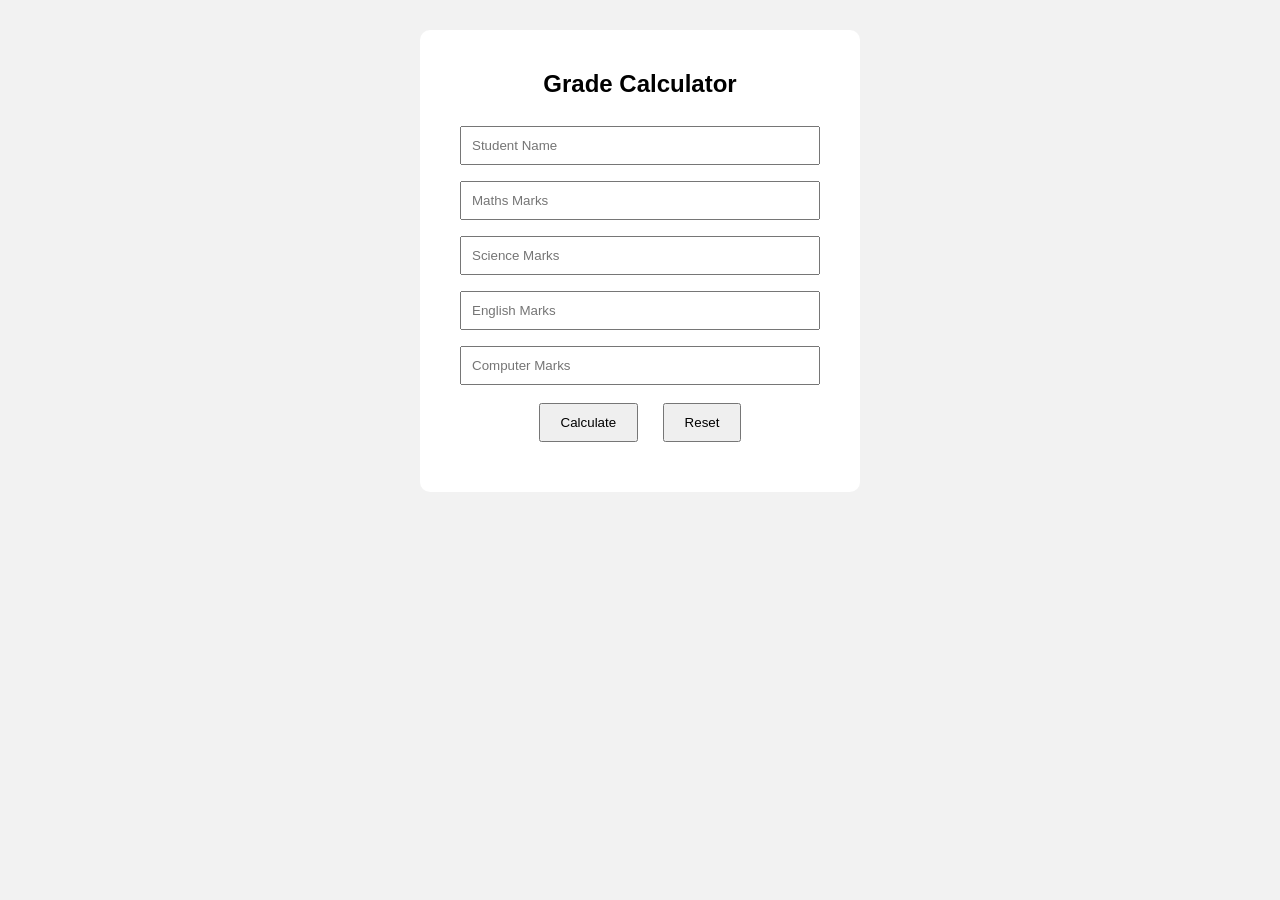
<file: JavaScript Grade Calculator.html>
<html>
<head>
    <title>Grade Calculator</title>

    <style>
        body {
            font-family: Arial;
            background-color: #f2f2f2;
            text-align: center;
        }

        .container {
            width: 400px;
            margin: 30px auto;
            padding: 20px;
            background: white;
            border-radius: 10px;
        }

        input {
            width: 90%;
            padding: 10px;
            margin: 8px;
        }

        button {
            padding: 10px 20px;
            margin: 10px;
            cursor: pointer;
        }

        #result {
            margin-top: 20px;
            text-align: left;
        }
    </style>
</head>

<body>

<div class="container">

    <h2>Grade Calculator</h2>

    <input type="text" id="name" placeholder="Student Name">

    <input type="number" id="math" placeholder="Maths Marks">
    <input type="number" id="science" placeholder="Science Marks">
    <input type="number" id="english" placeholder="English Marks">
    <input type="number" id="computer" placeholder="Computer Marks">

    <button onclick="calculate()">Calculate</button>
    <button onclick="resetForm()">Reset</button>

    <div id="result"></div>

</div>

<script>

function calculate() {

    let name = document.getElementById("name").value;

    let math = Number(document.getElementById("math").value);
    let science = Number(document.getElementById("science").value);
    let english = Number(document.getElementById("english").value);
    let computer = Number(document.getElementById("computer").value);

    if (name == "" || math < 0 || science < 0 || english < 0 || computer < 0 ||
        math > 100 || science > 100 || english > 100 || computer > 100) {

        alert("Please enter valid details and marks between 0 and 100.");
        return;
    }

    let total = math + science + english + computer;

    let average = total / 4;

    let percentage = total / 4;

    let grade;

    if (percentage >= 90) {
        grade = "A+";
    }
    else if (percentage >= 80) {
        grade = "A";
    }
    else if (percentage >= 70) {
        grade = "B";
    }
    else if (percentage >= 60) {
        grade = "C";
    }
    else if (percentage >= 50) {
        grade = "D";
    }
    else {
        grade = "F";
    }

    let result;

    if (percentage >= 40) {
        result = "PASS";
    }
    else {
        result = "FAIL";
    }

    document.getElementById("result").innerHTML =
        "<h3>Result</h3>" +
        "Student Name: " + name + "<br>" +
        "Total Marks: " + total + " / 400<br>" +
        "Average: " + average.toFixed(2) + "<br>" +
        "Percentage: " + percentage.toFixed(2) + "%<br>" +
        "Grade: " + grade + "<br>" +
        "Result: " + result;
}

function resetForm() {
    document.getElementById("name").value = "";
    document.getElementById("math").value = "";
    document.getElementById("science").value = "";
    document.getElementById("english").value = "";
    document.getElementById("computer").value = "";
    document.getElementById("result").innerHTML = "";
}

</script>

</body>
</html>
</file>
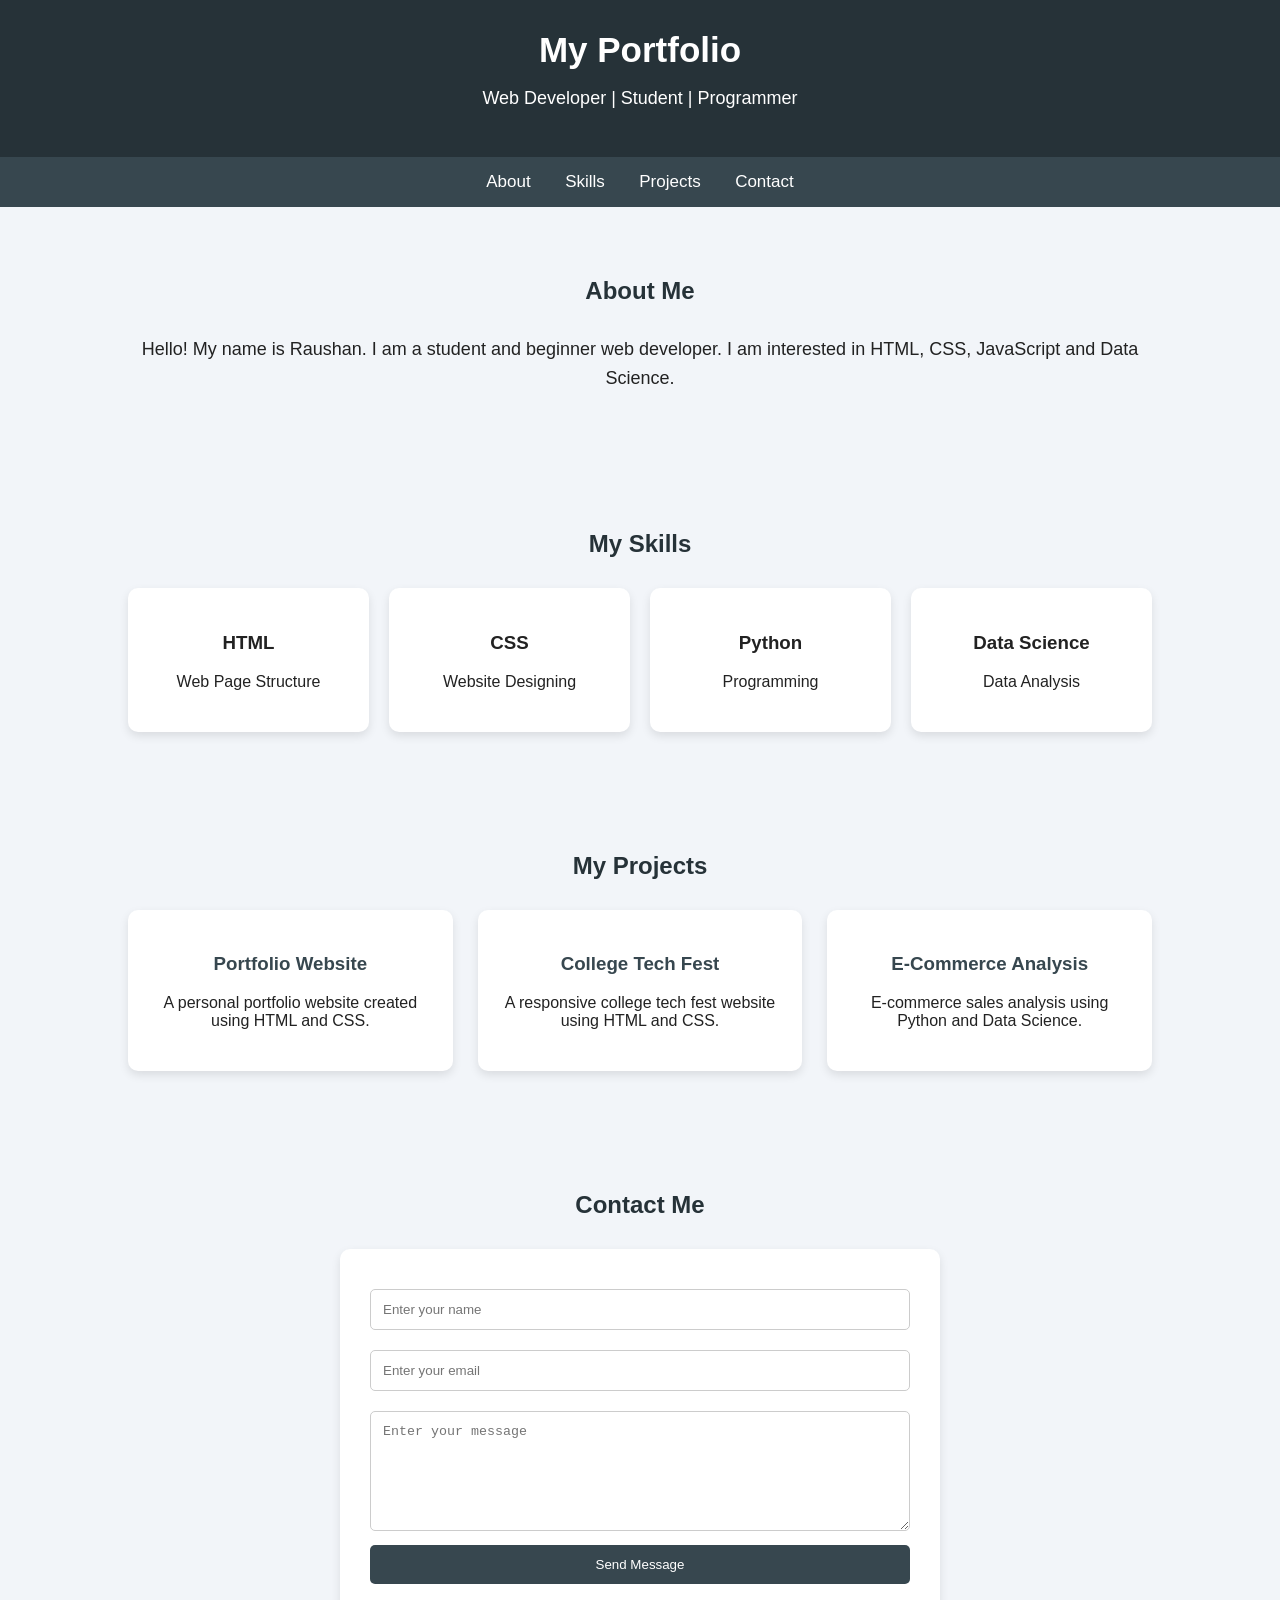
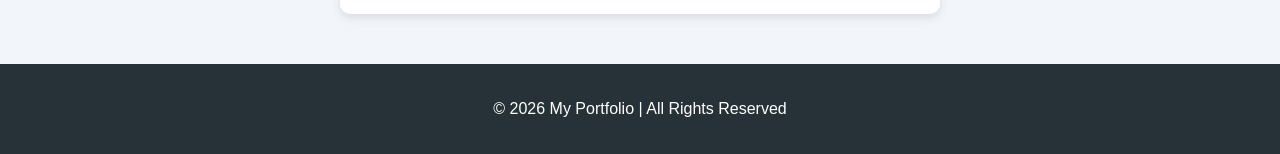
<file: Portfolio Website using CSS Grid & Animation.html>
<!DOCTYPE html>
<html lang="en">
<head>
    <meta charset="UTF-8">
    <meta name="viewport" content="width=device-width, initial-scale=1.0">

    <title>My Portfolio</title>

    <style>

        /* Basic CSS */
        * {
            box-sizing: border-box;
            scroll-behavior: smooth;
        }

        body {
            margin: 0;
            font-family: Arial, sans-serif;
            background-color: #f2f5f9;
            color: #222;
        }

        /* Header */
        header {
            background-color: #263238;
            color: white;
            text-align: center;
            padding: 30px;
            animation: slideDown 1s;
        }

        header h1 {
            margin: 0;
            font-size: 35px;
        }

        header p {
            font-size: 18px;
        }

        /* Navigation */
        nav {
            background-color: #37474f;
            text-align: center;
            padding: 15px;
        }

        nav a {
            color: white;
            text-decoration: none;
            margin: 0 15px;
            font-size: 17px;
            transition: 0.3s;
        }

        nav a:hover {
            color: #80cbc4;
        }

        /* Common Section */
        section {
            padding: 50px 10%;
            animation: fadeIn 1.5s;
        }

        section h2 {
            text-align: center;
            color: #263238;
            margin-bottom: 30px;
        }

        /* About */
        .about {
            text-align: center;
        }

        .about p {
            font-size: 18px;
            line-height: 1.6;
        }

        /* Skills - CSS Grid */
        .skills {
            display: grid;
            grid-template-columns: repeat(4, 1fr);
            gap: 20px;
        }

        .skill {
            background-color: white;
            padding: 25px;
            text-align: center;
            border-radius: 10px;
            box-shadow: 0 4px 10px rgba(0,0,0,0.1);

            transition: transform 0.3s, background-color 0.3s;
        }

        .skill:hover {
            transform: translateY(-10px);
            background-color: #e0f2f1;
        }

        /* Projects - CSS Grid */
        .projects {
            display: grid;
            grid-template-columns: repeat(3, 1fr);
            gap: 25px;
        }

        .project-card {
            background-color: white;
            padding: 25px;
            border-radius: 10px;
            text-align: center;

            box-shadow: 0 4px 10px rgba(0,0,0,0.1);

            transition: transform 0.3s, box-shadow 0.3s;
        }

        .project-card:hover {
            transform: scale(1.05);
            box-shadow: 0 8px 20px rgba(0,0,0,0.2);
        }

        .project-card h3 {
            color: #37474f;
        }

        /* Contact Form */
        .contact-form {
            max-width: 600px;
            margin: auto;
            background-color: white;
            padding: 30px;
            border-radius: 10px;
            box-shadow: 0 4px 10px rgba(0,0,0,0.1);
        }

        .contact-form input,
        .contact-form textarea {
            width: 100%;
            padding: 12px;
            margin: 10px 0;
            border: 1px solid #ccc;
            border-radius: 5px;
        }

        .contact-form textarea {
            height: 120px;
        }

        .contact-form button {
            width: 100%;
            padding: 12px;
            background-color: #37474f;
            color: white;
            border: none;
            border-radius: 5px;
            cursor: pointer;

            transition: background-color 0.3s;
        }

        .contact-form button:hover {
            background-color: #00897b;
        }

        /* Footer */
        footer {
            background-color: #263238;
            color: white;
            text-align: center;
            padding: 20px;
        }

        /* Entry Animations */
        @keyframes fadeIn {
            from {
                opacity: 0;
                transform: translateY(20px);
            }

            to {
                opacity: 1;
                transform: translateY(0);
            }
        }

        @keyframes slideDown {
            from {
                opacity: 0;
                transform: translateY(-50px);
            }

            to {
                opacity: 1;
                transform: translateY(0);
            }
        }

        /* Responsive Design */
        @media (max-width: 800px) {

            .skills {
                grid-template-columns: repeat(2, 1fr);
            }

            .projects {
                grid-template-columns: repeat(2, 1fr);
            }
        }

        @media (max-width: 500px) {

            nav a {
                display: block;
                margin: 10px;
            }

            .skills {
                grid-template-columns: 1fr;
            }

            .projects {
                grid-template-columns: 1fr;
            }

            header h1 {
                font-size: 28px;
            }
        }

    </style>
</head>

<body>

    <!-- Header -->
    <header>
        <h1>My Portfolio</h1>
        <p>Web Developer | Student | Programmer</p>
    </header>

    <!-- Navigation -->
    <nav>
        <a href="#about">About</a>
        <a href="#skills">Skills</a>
        <a href="#projects">Projects</a>
        <a href="#contact">Contact</a>
    </nav>

    <!-- About Section -->
    <section id="about">
        <h2>About Me</h2>

        <div class="about">
            <p>
                Hello! My name is Raushan.
                I am a student and beginner web developer.
                I am interested in HTML, CSS, JavaScript and
                Data Science.
            </p>
        </div>
    </section>

    <!-- Skills Section -->
    <section id="skills">

        <h2>My Skills</h2>

        <div class="skills">

            <div class="skill">
                <h3>HTML</h3>
                <p>Web Page Structure</p>
            </div>

            <div class="skill">
                <h3>CSS</h3>
                <p>Website Designing</p>
            </div>

            <div class="skill">
                <h3>Python</h3>
                <p>Programming</p>
            </div>

            <div class="skill">
                <h3>Data Science</h3>
                <p>Data Analysis</p>
            </div>

        </div>

    </section>

    <!-- Projects Section -->
    <section id="projects">

        <h2>My Projects</h2>

        <div class="projects">

            <div class="project-card">
                <h3>Portfolio Website</h3>
                <p>
                    A personal portfolio website
                    created using HTML and CSS.
                </p>
            </div>

            <div class="project-card">
                <h3>College Tech Fest</h3>
                <p>
                    A responsive college tech fest
                    website using HTML and CSS.
                </p>
            </div>

            <div class="project-card">
                <h3>E-Commerce Analysis</h3>
                <p>
                    E-commerce sales analysis
                    using Python and Data Science.
                </p>
            </div>

        </div>

    </section>

    <!-- Contact Section -->
    <section id="contact">

        <h2>Contact Me</h2>

        <div class="contact-form">

            <form>

                <input
                    type="text"
                    placeholder="Enter your name"
                    required
                >

                <input
                    type="email"
                    placeholder="Enter your email"
                    required
                >

                <textarea
                    placeholder="Enter your message"
                    required
                ></textarea>

                <button type="submit">
                    Send Message
                </button>

            </form>

        </div>

    </section>

    <!-- Footer -->
    <footer>
        <p>© 2026 My Portfolio | All Rights Reserved</p>
    </footer>

</body>
</html>
</file>
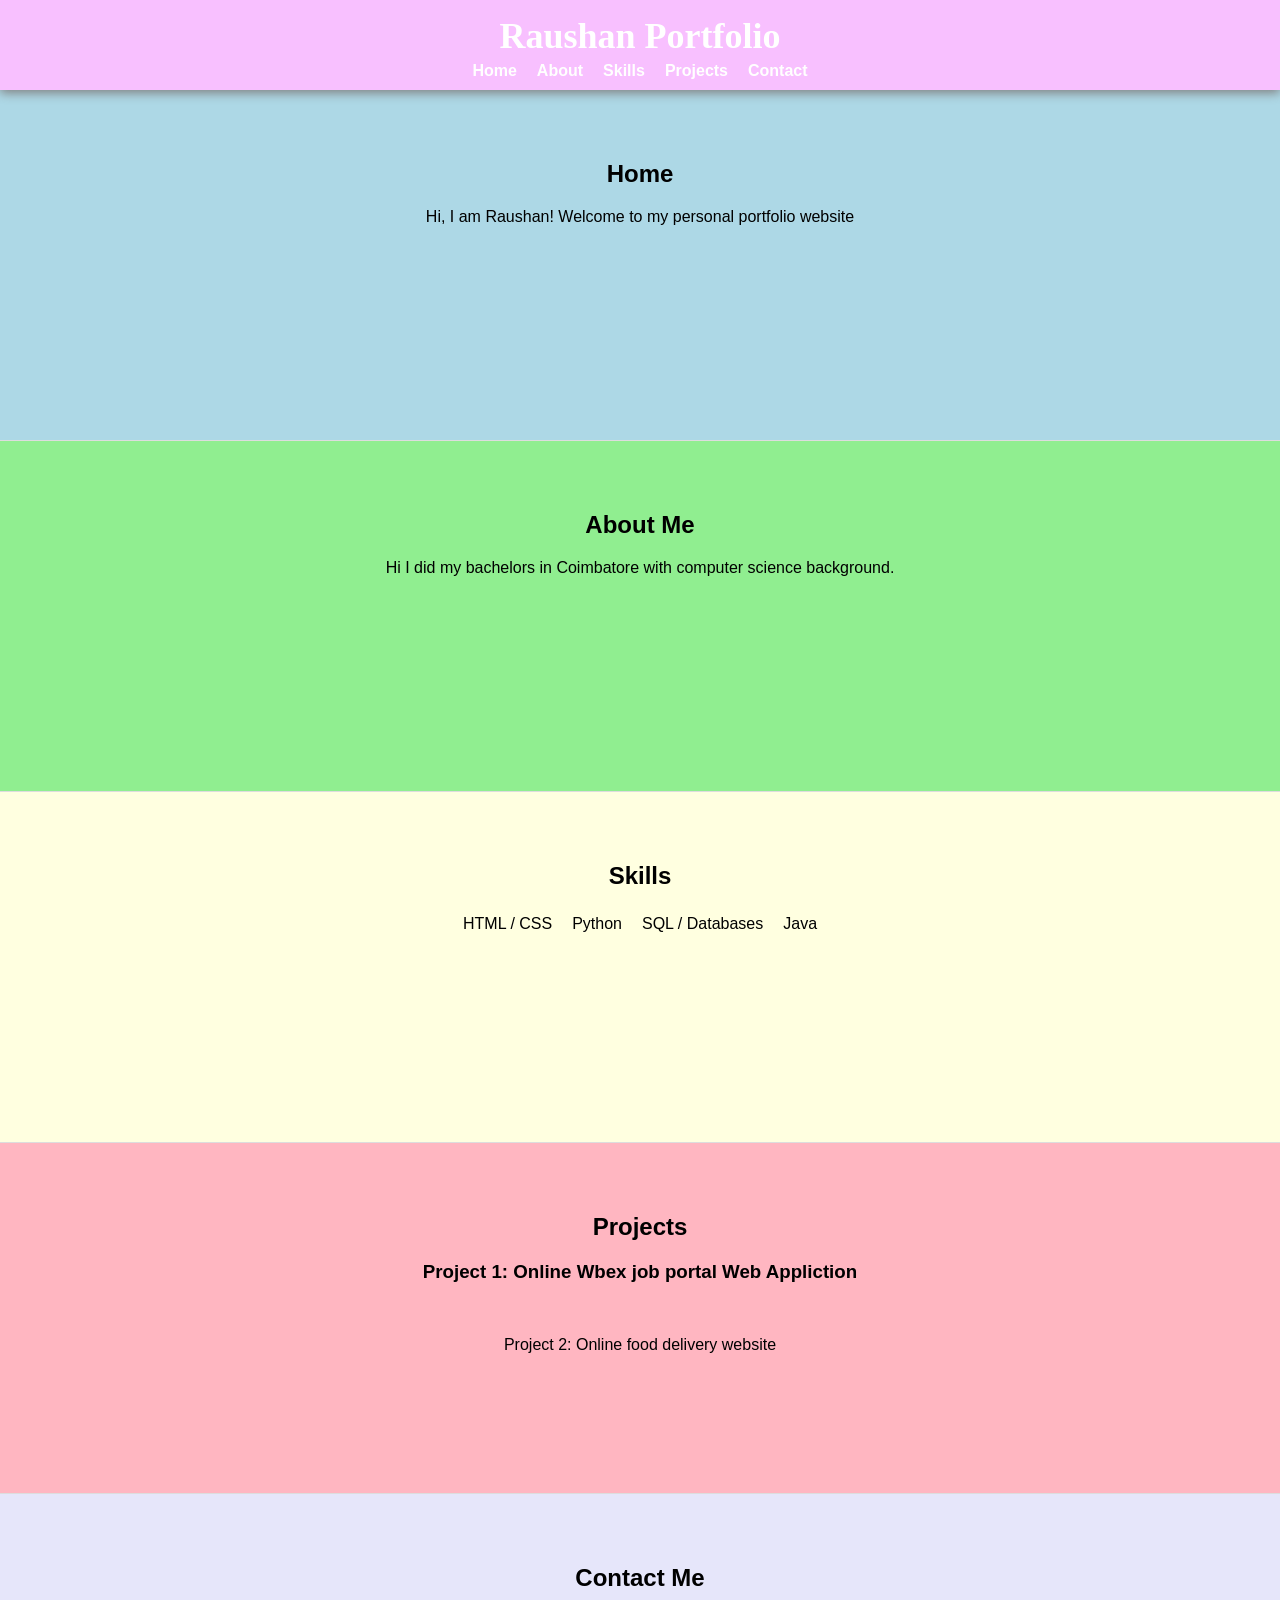
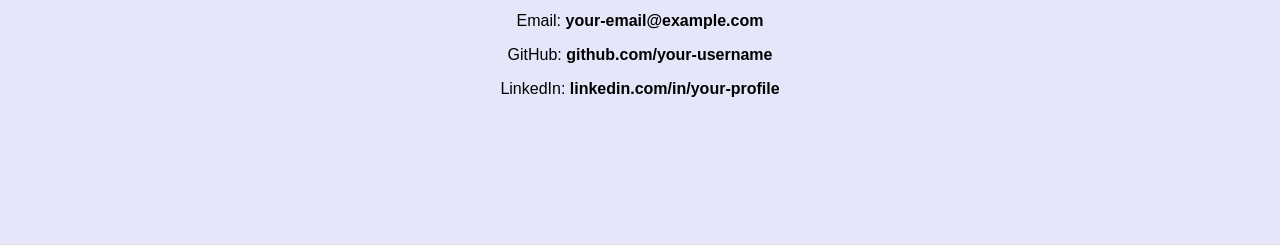
<file: portfolio.html>
<html>
    <head>
        <title>Raushan Portfolio</title>
        <style>
            .nav-bar {
    background-color: #222;
    position: sticky;
    top: 0;
    padding: 10px;
    box-shadow: 0 3px 10px gray;
}

.nav-bar h1 {
    color: white;
}

.nav-bar a {
    color: white;
}

.nav-bar a:hover {
    color: cyan;
}
            .section {
    padding: 50px 20px;
    min-height: 250px;
    border-bottom: 1px solid #ddd;
    text-align: center;
}


/* Section ke background colors */
#home {
    background-color: lightblue;
}

#about {
    background-color: lightgreen;
}

#skills {
    background-color: lightyellow;
}

#projects {
    background-color: lightpink;
}

#contact {
    background-color: lavender;
}
            html {
                scroll-behavior: smooth;
            }
            body {
                margin: 0;
                padding: 0;
                font-family: Arial, sans-serif;
            }
            /* Fixed navbar so it stays on top while scrolling */
            .nav-bar {
                background-color: rgb(248, 192, 255);
                position: sticky;
                top: 0;
                padding-bottom: 5px;
            }
            h1 {
                color: cyan;
                font-size: 36px;
                margin: 0;
                padding: 0;
                text-align: center;
                padding-top: 5px;
                font-family: 'Times New Roman', Times, serif;
            }
            ul {
                text-align: center;
                display: flex;
                justify-content: center;
                gap: 20px;
                padding: 5px;
                list-style-type: none;
                margin: 0;
            }
            a {
                text-decoration: none;
                color: black;
                font-weight: bold;
            }
            a:hover {
                color: blue;
            }
            .section {
                padding: 50px 20px;
                min-height: 250px;
                border-bottom: 1px solid #ddd;
            }
        </style>  
    </head>
    <body>

        <!-- Navigation Bar -->
         
        <div class="nav-bar">
            <h1> Raushan Portfolio</h1>
            <ul>
                <li><a href="#home">Home</a></li>
                <li><a href="#about">About</a></li>
                <li><a href="#skills">Skills</a></li>
                <li><a href="#projects">Projects</a></li>
                <li><a href="#contact">Contact</a></li>
            </ul>
        </div>

        <!-- HOME SECTION -->
         
        <div id="home" class="section">
            <h2>Home</h2>
            <p>Hi, I am Raushan! Welcome to my personal portfolio website</p>
        </div>

        <!-- ABOUT SECTION -->
        <div id="about" class="section">
            <h2>About Me</h2>
            <p>Hi I did my bachelors in Coimbatore with computer science background.</p>
        </div>

        <!-- SKILLS SECTION -->

        <div id="skills" class="section">
            <h2>Skills</h2>
            <ul>
                <li>HTML / CSS</li>
                <li>Python</li>
                <li>SQL / Databases</li>
                <li>Java <script></script></li>
            </ul>
        </div>

        <!-- PROJECTS SECTION -->
        <div id="projects" class="section">
            <h2>Projects</h2>
            <h3><p>Project 1: Online Wbex job portal Web Appliction</p></h3><br>
            <p>Project 2: Online food delivery website</p>

            
        </div>

        <!-- CONTACT SECTION -->
        <div id="contact" class="section">
            <h2>Contact Me</h2>
            <p>Email: <a href="mailto:your-email@example.com">your-email@example.com</a></p>
            <p>GitHub: <a href="https://github.com" target="_blank">github.com/your-username</a></p>
            <p>LinkedIn: <a href="https://linkedin.com" target="_blank">linkedin.com/in/your-profile</a></p>
        </div>

    </body>
</html>
</file>
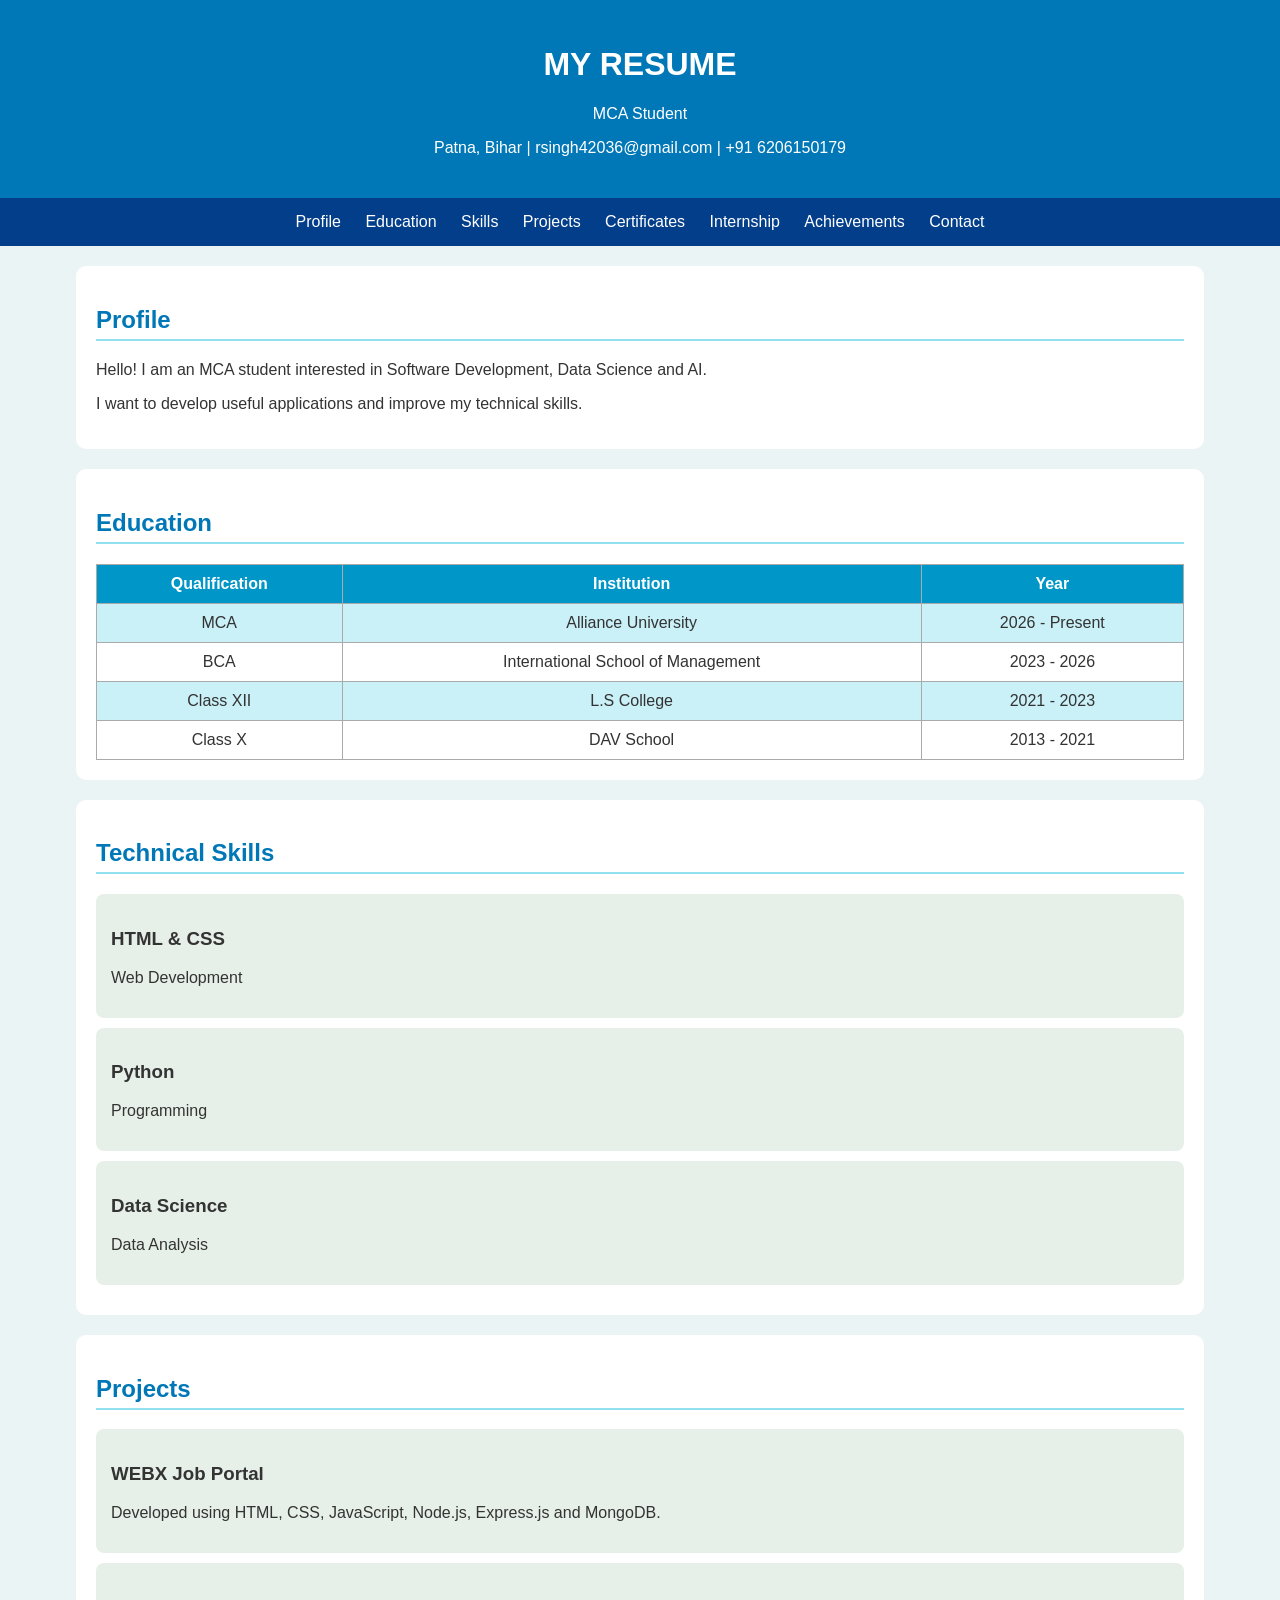
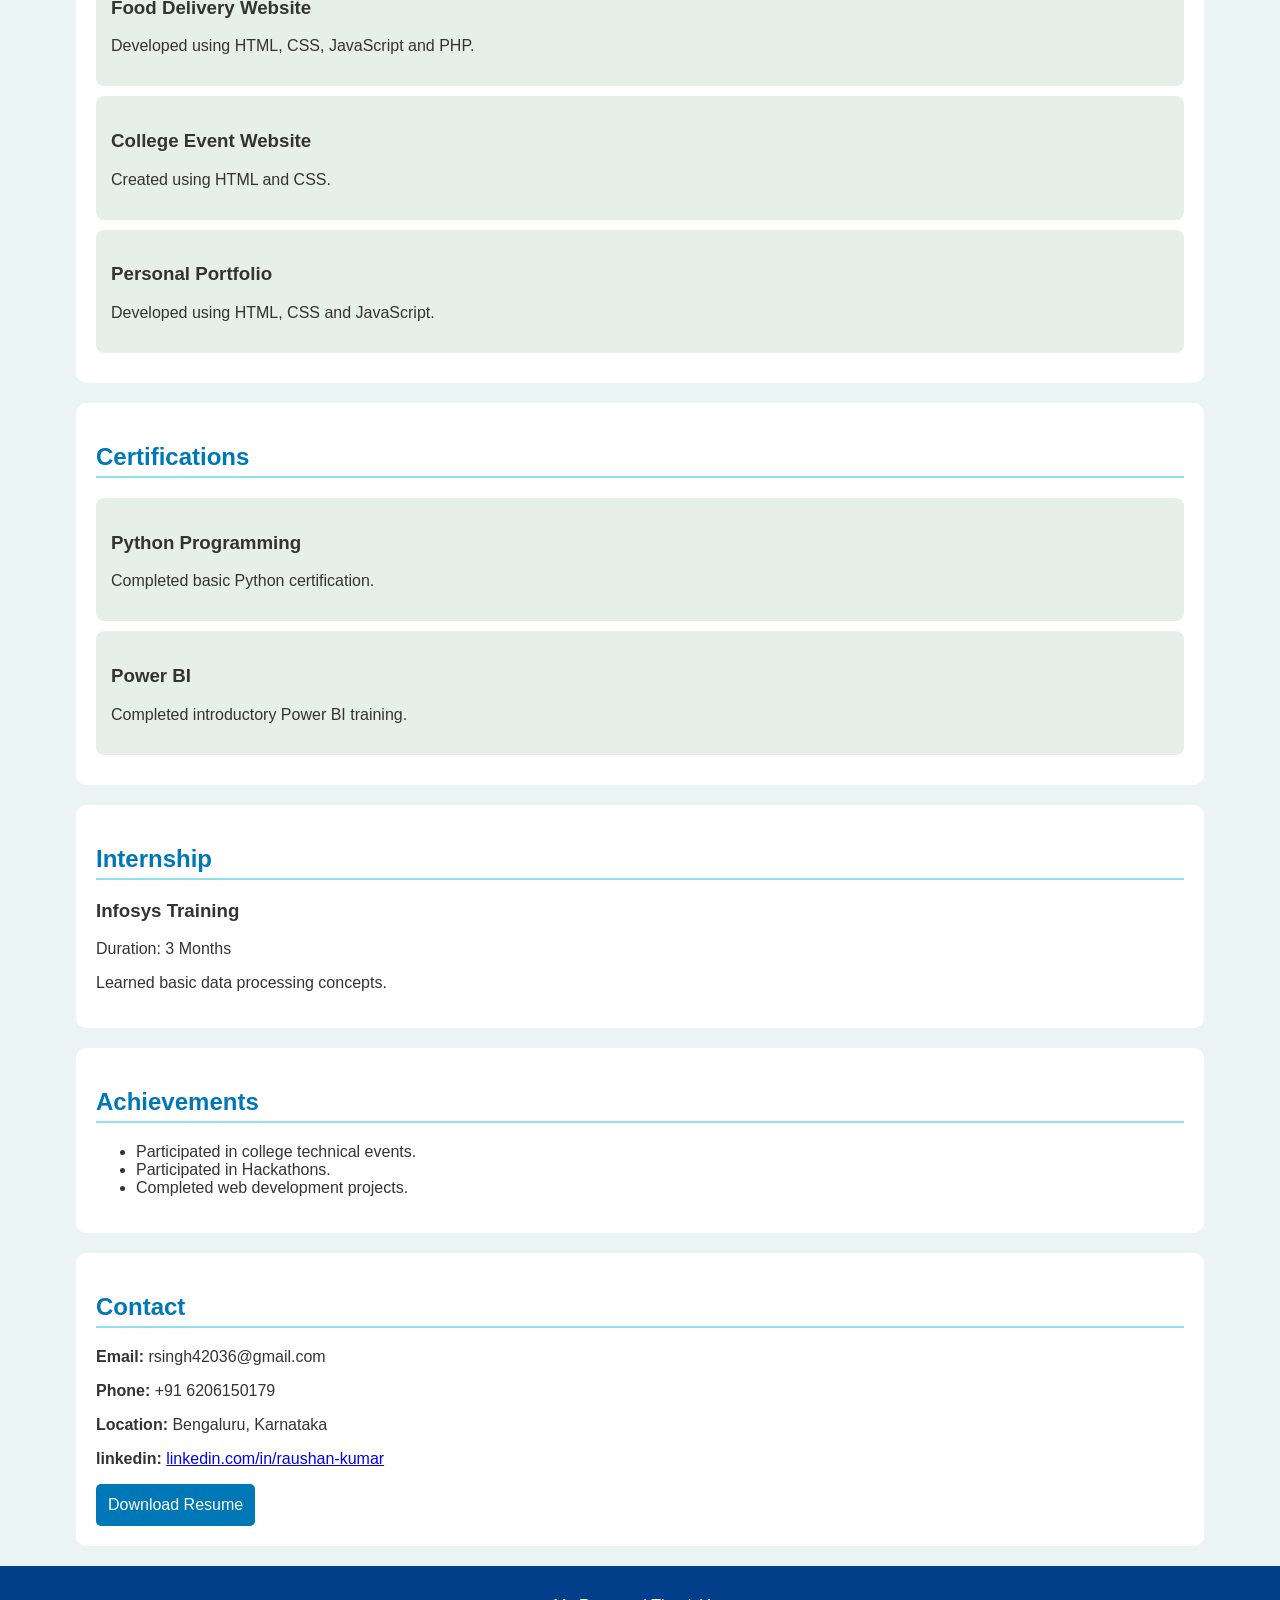
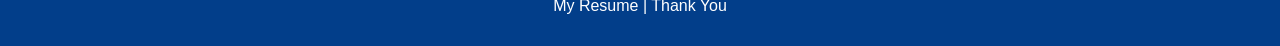
<file: Resume Website with CSS Styling).html>
<html>
<head>
    <title>My Resume</title>

    <style>
        body {
            font-family: Arial;
            background-color: #eaf4f4;
            margin: 0;
            color: #333;
        }

        header {
            background-color: #0077b6;
            color: white;
            text-align: center;
            padding: 25px;
        }

        nav {
            background-color: #023e8a;
            text-align: center;
            padding: 15px;
        }

        nav a {
            color: white;
            text-decoration: none;
            margin: 10px;
        }

        nav a:hover {
            color: yellow;
        }

        section {
            background-color: white;
            margin: 20px auto;
            padding: 20px;
            width: 85%;
            border-radius: 10px;
        }

        h2 {
            color: #0077b6;
            border-bottom: 2px solid #90e0ef;
            padding-bottom: 5px;
        }

        table {
            width: 100%;
            border-collapse: collapse;
        }

        th {
            background-color: #0096c7;
            color: white;
        }

        th, td {
            border: 1px solid #aaa;
            padding: 10px;
            text-align: center;
        }

        tr:nth-child(even) {
            background-color: #caf0f8;
        }

        .skill, .project {
            background-color: #e7f0e8;
            padding: 15px;
            margin: 10px 0;
            border-radius: 8px;
        }

        .button {
            display: inline-block;
            background-color: #0077b6;
            color: white;
            padding: 12px;
            text-decoration: none;
            border-radius: 5px;
        }

        .button:hover {
            background-color: #023e8a;
        }

        footer {
            background-color: #023e8a;
            color: white;
            text-align: center;
            padding: 15px;
        }

        @media (max-width: 600px) {
            nav a {
                display: block;
                margin: 10px;
            }

            section {
                width: 85%;
            }
        }
    </style>
</head>

<body>

    <header>
       <h1>MY RESUME</h1>
        <p>MCA Student</p>
        <p>Patna, Bihar | rsingh42036@gmail.com  | +91 6206150179</p>
    </header>

    <nav>
        <a href="#profile">Profile</a>
        <a href="#education">Education</a>
        <a href="#skills">Skills</a>
        <a href="#projects">Projects</a>
        <a href="#certifications">Certificates</a>
        <a href="#internship">Internship</a>
        <a href="#achievements">Achievements</a>
        <a href="#contact">Contact</a>
    </nav>

    <section id="profile">
        <h2>Profile</h2>
        <p>
            Hello! I am an MCA student interested in
            Software Development, Data Science and AI.
        </p>
        <p>
            I want to develop useful applications
            and improve my technical skills.
        </p>
    </section>

    <section id="education">
        <h2>Education</h2>

        <table>
            <tr>
                <th>Qualification</th>
                <th>Institution</th>
                <th>Year</th>
            </tr>

            <tr>
                <td>MCA</td>
                <td>Alliance University</td>
                <td>2026 - Present</td>
            </tr>

            <tr>
                <td>BCA</td>
                <td>International School of Management</td>
                <td>2023 - 2026</td>
            </tr>

            <tr>
                <td>Class XII</td>
                <td>L.S College</td>
                <td>2021 - 2023</td>
            </tr>

            <tr>
                <td>Class X</td>
                <td>DAV School</td>
                <td>2013 - 2021</td>
            </tr>
        </table>
    </section>

    <section id="skills">
        <h2>Technical Skills</h2>

        <div class="skill">
            <h3>HTML & CSS</h3>
            <p>Web Development</p>
        </div>

        <div class="skill">
            <h3>Python</h3>
            <p>Programming</p>
        </div>

        <div class="skill">
            <h3>Data Science</h3>
            <p>Data Analysis</p>
        </div>
    </section>

    <section id="projects">
        <h2>Projects</h2>

        <div class="project">
            <h3>WEBX Job Portal</h3>
            <p>
                Developed using HTML, CSS, JavaScript,
                Node.js, Express.js and MongoDB.
            </p>
        </div>

        <div class="project">
            <h3>Food Delivery Website</h3>
            <p>
                Developed using HTML, CSS,
                JavaScript and PHP.
            </p>
        </div>

        <div class="project">
            <h3>College Event Website</h3>
            <p>
                Created using HTML and CSS.
            </p>
        </div>

        <div class="project">
            <h3>Personal Portfolio</h3>
            <p>
                Developed using HTML, CSS and JavaScript.
            </p>
        </div>
    </section>

    <section id="certifications">
        <h2>Certifications</h2>

        <div class="skill">
            <h3>Python Programming</h3>
            <p>Completed basic Python certification.</p>
        </div>

        <div class="skill">
            <h3>Power BI</h3>
            <p>Completed introductory Power BI training.</p>
        </div>
    </section>

    <section id="internship">
        <h2>Internship</h2>
        <h3>Infosys Training</h3>
        <p>Duration: 3 Months</p>
        <p>Learned basic data processing concepts.</p>
    </section>

    <section id="achievements">
        <h2>Achievements</h2>
        <ul>
            <li>Participated in college technical events.</li>
            <li>Participated in Hackathons.</li>
            <li>Completed web development projects.</li>
        </ul>
    </section>

    <section id="contact">
        <h2>Contact</h2>

        <p><b>Email:</b> rsingh42036@gmail.com</p>
        <p><b>Phone:</b> +91 6206150179</p>
        <p><b>Location:</b> Bengaluru, Karnataka</p>
        <p><b>linkedin:</b> <a href="https://www.linkedin.com/in/raushan-singh-889312320?utm_source=share" target="_blank">linkedin.com/in/raushan-kumar</a></p>
        <a href="resume.pdf" download class="button">
            Download Resume
        </a>
    </section>

    <footer>
        <p>My Resume | Thank You</p>
    </footer>

</body>
</html>
</file>
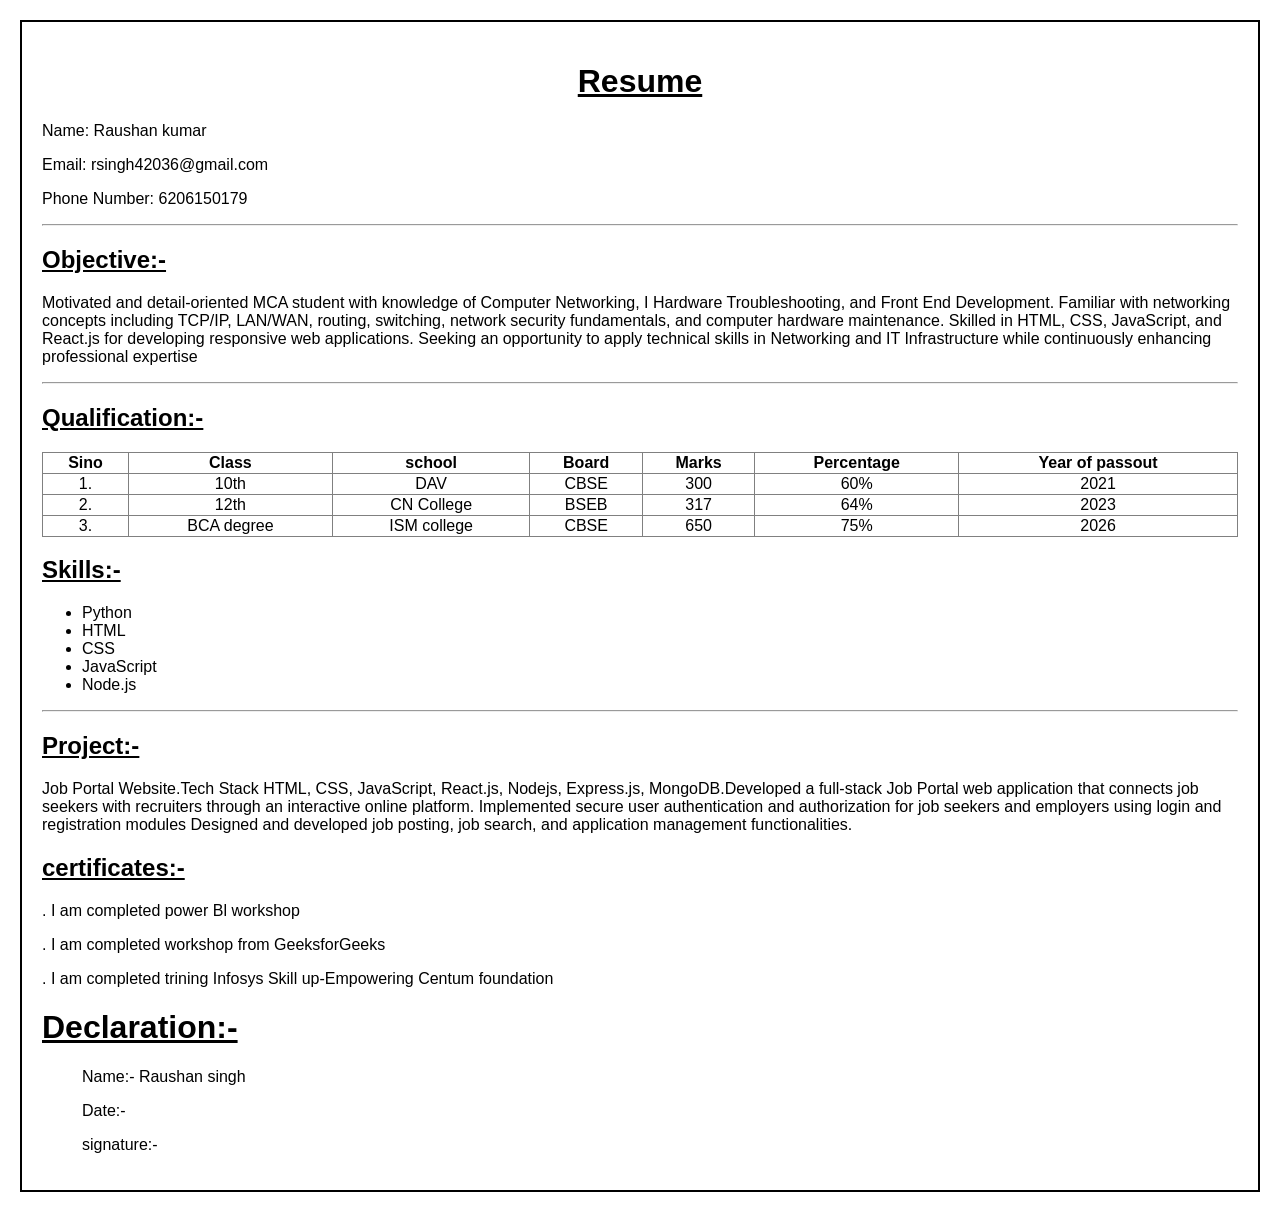
<file: Resume.html>
<!DOCTYPE html>
<html lang="en">
<head>
    <meta charset="UTF-8">
    <meta name="viewport" content="width=device-width, initial-scale=1.0">
    <title>Resume</title>
</head>
<body style="border:2px solid black; padding:20px; margin:20px; font-family: Arial, sans-serif;">
    <h1 style="text-align: center;"><u>Resume</u></h1>
    <p>Name: Raushan kumar</p>
    <p>Email: rsingh42036@gmail.com</p>
    <p>Phone Number: 6206150179</p>
    <hr>
    <h2><u>Objective:-</u></h2>
    <P>Motivated and detail-oriented MCA student with knowledge of Computer Networking, I Hardware Troubleshooting, and Front End Development. Familiar with networking concepts including TCP/IP, LAN/WAN, routing, switching, network security fundamentals, and computer hardware maintenance. Skilled in HTML, CSS, JavaScript, and React.js for developing responsive web applications. Seeking an opportunity to apply technical skills in Networking and IT Infrastructure while continuously enhancing professional expertise</P>
    <hr>
    <h2><u>Qualification:-</u></h2>
    
    <table border="1px" style="border-collapse: collapse; width:100%; text-align:center;">
        <thead>
            <tr>
                <th>Sino</th>
                <th>Class</th>
                <th>school</th>
                <th>Board</th>
                <th>Marks</th>
                <th>Percentage</th>
                <th>Year of passout</th>
            </tr>
        </thead>
        <tbody>
            <tr>
                <td>1.</td>
                <td>10th</td>
                <td>DAV</td>
                <td>CBSE</td>
                <td>300</td>
                <td>60%</td>
                <td>2021</td>
            </tr>
            <tr>
                 <td>2.</td>
                 <td>12th</td>
                <td>CN College</td>
                <td>BSEB</td>
                <td>317</td>
                <td>64%</td>
                <td>2023</td>
            </tr>
            <tr>
                 <td>3.</td>
                <td>BCA degree</td>
                <td>ISM college</td>
                <td>CBSE</td>
                <td>650</td>
                <td>75%</td>
                <td>2026</td>
            </tr>
        </tbody>
        <tfoot></tfoot>
    </table>
    <h2><u>Skills:-</u></h2>
    <ul>
        <li>Python</li>
        <li>HTML</li>
        <li>CSS</li>
        <li>JavaScript</li>
        <li>Node.js</li>
    </ul>
    <hr>
    <h2><u>Project:-</u></h2>
    <p>Job Portal Website.Tech Stack HTML, CSS, JavaScript, React.js, Nodejs, Express.js, MongoDB.Developed a full-stack Job Portal web application that connects job seekers with recruiters through an interactive online platform. Implemented secure user authentication and authorization for job seekers and employers using login and registration modules Designed and developed job posting, job search, and application management functionalities.</p>
    <h2><u>certificates:-</u></h2>
    <p>. I am completed power Bl workshop</p>
    <p>. I am completed workshop from GeeksforGeeks</p>
    <p>. I am completed trining Infosys Skill up-Empowering Centum foundation</p>
    <h1><u>Declaration:-</u></h1>
    <ol>
        <p>Name:- Raushan singh</p>
        <p>Date:- <p>
        <p>signature:-<p>
           
        </p>
    </ol>

   
</body>
</html>
</file>
